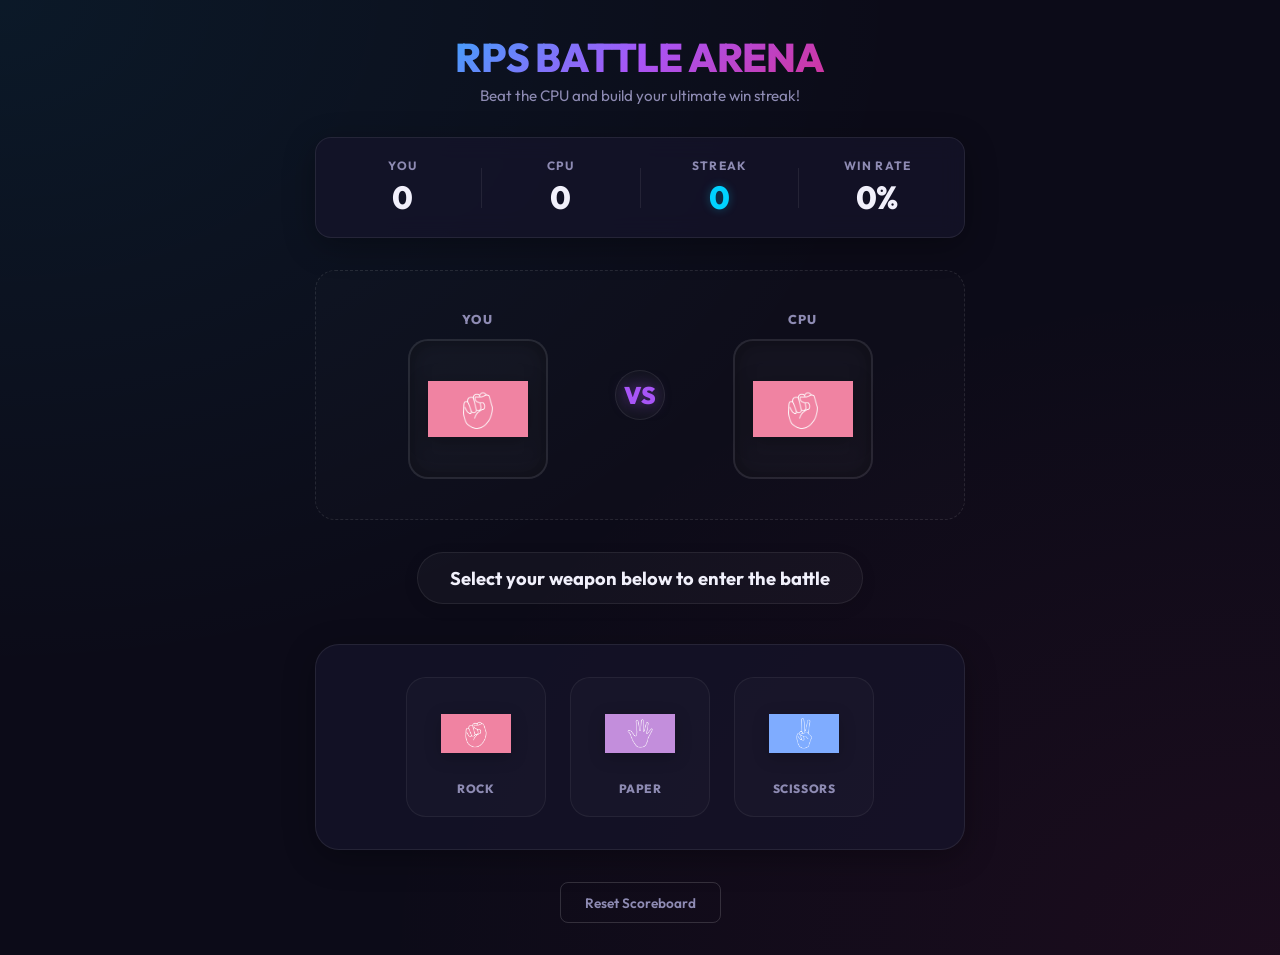
<file: index.html>
<!DOCTYPE html>
<html lang="en">
<head>
    <meta charset="UTF-8">
    <meta name="viewport" content="width=device-width, initial-scale=1.0">
    <title>Rock Paper Scissors Arena</title>
    <link rel="stylesheet" href="style.css">
</head>
<body>
    <div class="game-container">
        <header>
            <h1>RPS Battle Arena</h1>
            <p>Beat the CPU and build your ultimate win streak!</p>
        </header>

        <!-- Stats Scoreboard Grid -->
        <div class="scoreboard-card">
            <div class="stat-item">
                <span class="stat-label">YOU</span>
                <span class="stat-value" id="user-score">0</span>
            </div>
            <div class="stat-divider"></div>
            <div class="stat-item">
                <span class="stat-label">CPU</span>
                <span class="stat-value" id="comp-score">0</span>
            </div>
            <div class="stat-divider"></div>
            <div class="stat-item">
                <span class="stat-label">STREAK</span>
                <span class="stat-value highlight" id="win-streak">0</span>
            </div>
            <div class="stat-divider"></div>
            <div class="stat-item">
                <span class="stat-label">WIN RATE</span>
                <span class="stat-value" id="win-rate">0%</span>
            </div>
        </div>

        <!-- Central Battle Arena (Populated during battles) -->
        <div class="battle-arena" id="battle-arena">
            <div class="fighter player-fighter">
                <p class="fighter-label">YOU</p>
                <div class="fighter-card" id="player-card">
                    <img id="player-card-img" src="./images/rock.png" alt="Rock">
                </div>
            </div>
            <div class="vs-badge">VS</div>
            <div class="fighter comp-fighter">
                <p class="fighter-label">CPU</p>
                <div class="fighter-card" id="comp-card">
                    <img id="comp-card-img" src="./images/rock.png" alt="Rock">
                </div>
            </div>
        </div>

        <!-- Interactive Outcome Banner -->
        <div class="msg-container">
            <p id="msg">Select your weapon below to enter the battle</p>
        </div>

        <!-- Weapon Choice Controls -->
        <div class="choices-container">
            <div class="choices">
                <div class="choice" id="rock" title="Select Rock">
                    <div class="choice-glow"></div>
                    <img src="./images/rock.png" alt="Rock">
                    <span class="choice-label">ROCK</span>
                </div>
                <div class="choice" id="paper" title="Select Paper">
                    <div class="choice-glow"></div>
                    <img src="./images/paper.png" alt="Paper">
                    <span class="choice-label">PAPER</span>
                </div>
                <div class="choice" id="scissors" title="Select Scissors">
                    <div class="choice-glow"></div>
                    <img src="./images/scissors.png" alt="Scissors">
                    <span class="choice-label">SCISSORS</span>
                </div>
            </div>
        </div>

        <!-- Reset Button Controller -->
        <div class="reset-container">
            <button id="reset-btn" class="reset-btn">Reset Scoreboard</button>
        </div>
    </div>

    <script src="app.js"></script>
</body>
</html>
</file>
<file: style.css>
@import url('https://fonts.googleapis.com/css2?family=Outfit:wght@300;400;500;600;700;800&display=swap');

:root {
    --bg-main: #0c0b18;
    --bg-card: rgba(22, 21, 44, 0.7);
    --border-color: rgba(255, 255, 255, 0.08);
    --text-primary: #f1f0fb;
    --text-secondary: #8e8bb3;
    
    --primary: #00d2ff;
    --secondary: #e91e63;
    --accent: #a855f7;
    --success: #00e676;
    --danger: #ff1744;
    --draw: #ffea00;
    
    --transition: all 0.3s cubic-bezier(0.4, 0, 0.2, 1);
}

* {
    margin: 0;
    padding: 0;
    box-sizing: border-box;
}

body {
    font-family: 'Outfit', sans-serif;
    background-color: var(--bg-main);
    background-image: 
        radial-gradient(at 0% 0%, rgba(0, 210, 255, 0.07) 0px, transparent 50%),
        radial-gradient(at 100% 100%, rgba(233, 30, 99, 0.07) 0px, transparent 50%);
    color: var(--text-primary);
    min-height: 100vh;
    display: flex;
    justify-content: center;
    align-items: center;
    padding: 2rem 1rem;
}

.game-container {
    width: 100%;
    max-width: 650px;
    text-align: center;
}

/* Header */
header h1 {
    font-size: 2.5rem;
    font-weight: 800;
    background: linear-gradient(135deg, var(--primary) 0%, var(--accent) 50%, var(--secondary) 100%);
    -webkit-background-clip: text;
    -webkit-text-fill-color: transparent;
    letter-spacing: -0.02em;
    margin-bottom: 0.25rem;
    text-transform: uppercase;
}

header p {
    color: var(--text-secondary);
    font-size: 0.95rem;
    margin-bottom: 2rem;
}

/* Scoreboard */
.scoreboard-card {
    background: var(--bg-card);
    border: 1px solid var(--border-color);
    border-radius: 16px;
    padding: 1.25rem 2rem;
    display: flex;
    justify-content: space-between;
    align-items: center;
    box-shadow: 0 8px 32px rgba(0, 0, 0, 0.3);
    backdrop-filter: blur(12px);
    -webkit-backdrop-filter: blur(12px);
    margin-bottom: 2rem;
}

.stat-item {
    display: flex;
    flex-direction: column;
    flex: 1;
}

.stat-label {
    font-size: 0.75rem;
    font-weight: 700;
    color: var(--text-secondary);
    letter-spacing: 0.1em;
    margin-bottom: 0.25rem;
}

.stat-value {
    font-size: 2rem;
    font-weight: 800;
    color: var(--text-primary);
    font-feature-settings: "tnum";
}

.stat-value.highlight {
    color: var(--primary);
    text-shadow: 0 0 10px rgba(0, 210, 255, 0.3);
}

.stat-divider {
    width: 1px;
    height: 40px;
    background: rgba(255, 255, 255, 0.08);
    margin: 0 1.5rem;
}

/* Battle Arena Area */
.battle-arena {
    display: flex;
    justify-content: space-around;
    align-items: center;
    background: rgba(255, 255, 255, 0.01);
    border: 1px dashed rgba(255, 255, 255, 0.1);
    border-radius: 20px;
    padding: 2rem 1.5rem;
    margin-bottom: 2rem;
    min-height: 250px;
    position: relative;
    overflow: hidden;
}

.fighter {
    display: flex;
    flex-direction: column;
    align-items: center;
    flex: 1;
}

.fighter-label {
    font-size: 0.8rem;
    font-weight: 800;
    letter-spacing: 0.1em;
    color: var(--text-secondary);
    margin-bottom: 0.75rem;
}

.fighter-card {
    height: 140px;
    width: 140px;
    border-radius: 20px;
    background: rgba(255, 255, 255, 0.03);
    border: 2px solid var(--border-color);
    display: flex;
    justify-content: center;
    align-items: center;
    box-shadow: inset 0 0 20px rgba(0, 0, 0, 0.4);
    transition: var(--transition);
}

.fighter-card img {
    height: 100px;
    width: 100px;
    object-fit: contain;
    filter: drop-shadow(0 4px 10px rgba(0, 0, 0, 0.3));
    transition: var(--transition);
}

.vs-badge {
    font-size: 1.5rem;
    font-weight: 900;
    color: var(--accent);
    text-shadow: 0 0 15px rgba(168, 85, 247, 0.5);
    background: rgba(255, 255, 255, 0.03);
    border: 1px solid rgba(255, 255, 255, 0.08);
    height: 50px;
    width: 50px;
    border-radius: 50%;
    display: flex;
    justify-content: center;
    align-items: center;
    z-index: 10;
}

/* Shake Animation classes for visual feedback */
.shake-left {
    animation: shakeLeft 0.5s ease-in-out infinite alternate;
}

.shake-right {
    animation: shakeRight 0.5s ease-in-out infinite alternate;
}

@keyframes shakeLeft {
    0% { transform: translateY(-5px) rotate(-10deg) scale(1.05); }
    100% { transform: translateY(5px) rotate(10deg) scale(0.95); }
}

@keyframes shakeRight {
    0% { transform: translateY(5px) rotate(10deg) scale(0.95); }
    100% { transform: translateY(-5px) rotate(-10deg) scale(1.05); }
}

.winner-glow-user {
    border-color: var(--success);
    box-shadow: 0 0 20px rgba(0, 230, 118, 0.25), inset 0 0 20px rgba(0, 230, 118, 0.1);
}

.winner-glow-comp {
    border-color: var(--danger);
    box-shadow: 0 0 20px rgba(255, 23, 68, 0.25), inset 0 0 20px rgba(255, 23, 68, 0.1);
}

.draw-glow {
    border-color: var(--draw);
    box-shadow: 0 0 20px rgba(255, 234, 0, 0.25), inset 0 0 20px rgba(255, 234, 0, 0.1);
}

/* Message Banner */
.msg-container {
    margin-bottom: 2.5rem;
}

#msg {
    display: inline-block;
    padding: 0.85rem 2rem;
    font-size: 1.15rem;
    font-weight: 700;
    border-radius: 30px;
    background: rgba(255, 255, 255, 0.03);
    border: 1px solid var(--border-color);
    box-shadow: 0 4px 15px rgba(0, 0, 0, 0.1);
    transition: var(--transition);
}

#msg.win {
    background: rgba(0, 230, 118, 0.1);
    border-color: var(--success);
    color: var(--success);
    box-shadow: 0 4px 20px rgba(0, 230, 118, 0.15);
}

#msg.lose {
    background: rgba(255, 23, 68, 0.1);
    border-color: var(--danger);
    color: var(--danger);
    box-shadow: 0 4px 20px rgba(255, 23, 68, 0.15);
}

#msg.draw {
    background: rgba(255, 234, 0, 0.1);
    border-color: var(--draw);
    color: var(--draw);
    box-shadow: 0 4px 20px rgba(255, 234, 0, 0.15);
}

/* Weapon Selection */
.choices-container {
    background: var(--bg-card);
    border: 1px solid var(--border-color);
    border-radius: 24px;
    padding: 2rem 1rem;
    margin-bottom: 2rem;
    box-shadow: 0 8px 32px rgba(0, 0, 0, 0.3);
}

.choices {
    display: flex;
    justify-content: center;
    gap: 1.5rem;
}

.choice {
    flex: 1;
    max-width: 140px;
    aspect-ratio: 1;
    background: rgba(255, 255, 255, 0.02);
    border: 1px solid rgba(255, 255, 255, 0.06);
    border-radius: 20px;
    display: flex;
    flex-direction: column;
    justify-content: center;
    align-items: center;
    cursor: pointer;
    position: relative;
    padding: 1rem;
    transition: var(--transition);
    overflow: hidden;
}

.choice-glow {
    position: absolute;
    top: 0;
    left: 0;
    width: 100%;
    height: 100%;
    background: linear-gradient(135deg, var(--primary) 0%, var(--accent) 100%);
    opacity: 0;
    transition: var(--transition);
    z-index: 1;
}

.choice img {
    height: 70px;
    width: 70px;
    object-fit: contain;
    z-index: 2;
    filter: drop-shadow(0 4px 8px rgba(0, 0, 0, 0.2));
    transition: var(--transition);
}

.choice-label {
    font-size: 0.75rem;
    font-weight: 800;
    letter-spacing: 0.05em;
    color: var(--text-secondary);
    margin-top: 0.75rem;
    z-index: 2;
    transition: var(--transition);
}

.choice:hover {
    transform: translateY(-5px);
    border-color: transparent;
    box-shadow: 0 10px 25px rgba(0, 210, 255, 0.25);
}

.choice:hover .choice-glow {
    opacity: 0.1;
}

.choice:hover img {
    transform: scale(1.1);
}

.choice:hover .choice-label {
    color: var(--text-primary);
}

/* Reset scores button */
.reset-btn {
    background: transparent;
    border: 1px solid rgba(255, 255, 255, 0.15);
    border-radius: 8px;
    padding: 0.65rem 1.5rem;
    font-family: inherit;
    font-size: 0.85rem;
    font-weight: 600;
    color: var(--text-secondary);
    cursor: pointer;
    transition: var(--transition);
}

.reset-btn:hover {
    background: rgba(255, 255, 255, 0.05);
    color: var(--text-primary);
    border-color: var(--text-primary);
}
</file>
